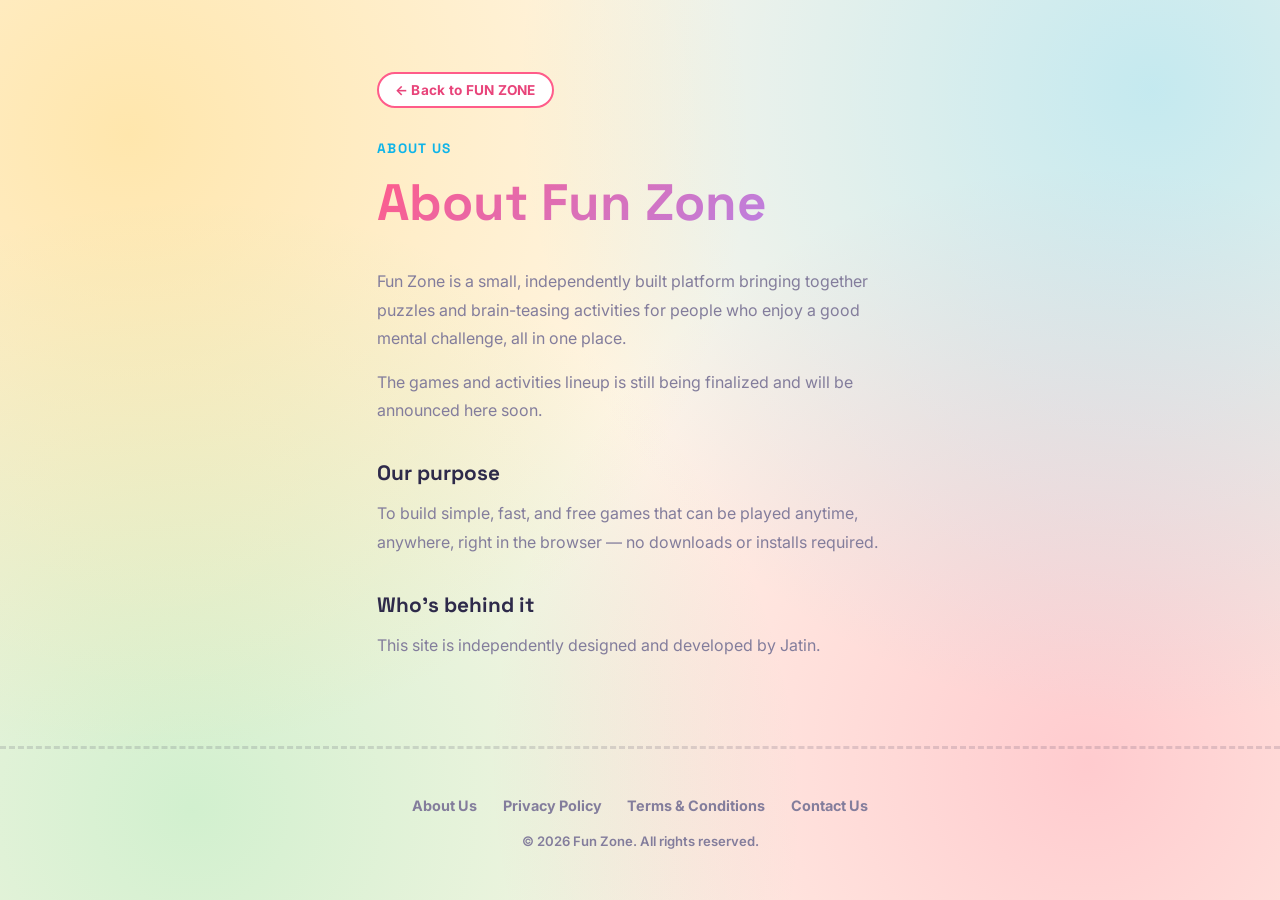
<file: about.html>
<!DOCTYPE html>
<html lang="en">
<head>
<meta charset="UTF-8">
<meta name="viewport" content="width=device-width, initial-scale=1.0">
<title>About Us — Fun Zone</title>
<link rel="preconnect" href="https://fonts.googleapis.com">
<link href="https://fonts.googleapis.com/css2?family=Space+Grotesk:wght@600;700&family=Inter:wght@400;500&family=JetBrains+Mono&display=swap" rel="stylesheet">
<link rel="stylesheet" href="style.css">
</head>
<body>
<canvas id="bg-canvas"></canvas>
<div class="grain"></div>

<div class="page-wrap">
  <a href="index.html" class="page-back">← Back to FUN ZONE</a>
  <p class="page-eyebrow">ABOUT US</p>
  <h1 class="page-title">About Fun Zone</h1>
  <div class="page-body">
    <p>Fun Zone is a small, independently built platform bringing together puzzles and brain-teasing activities for people who enjoy a good mental challenge, all in one place.</p>
    <p>The games and activities lineup is still being finalized and will be announced here soon.</p>
    <h2>Our purpose</h2>
    <p>To build simple, fast, and free games that can be played anytime, anywhere, right in the browser — no downloads or installs required.</p>
    <h2>Who's behind it</h2>
    <p>This site is independently designed and developed by Jatin.</p>
  </div>
</div>

<footer class="site-footer">
  <nav class="footer-links">
    <a href="about.html">About Us</a>
    <a href="privacy.html">Privacy Policy</a>
    <a href="terms.html">Terms &amp; Conditions</a>
    <a href="contact.html">Contact Us</a>
  </nav>
  <p class="footer-copy">© <span id="year"></span> Fun Zone. All rights reserved.</p>
</footer>

<script src="script.js"></script>
</body>
</html>
</file>
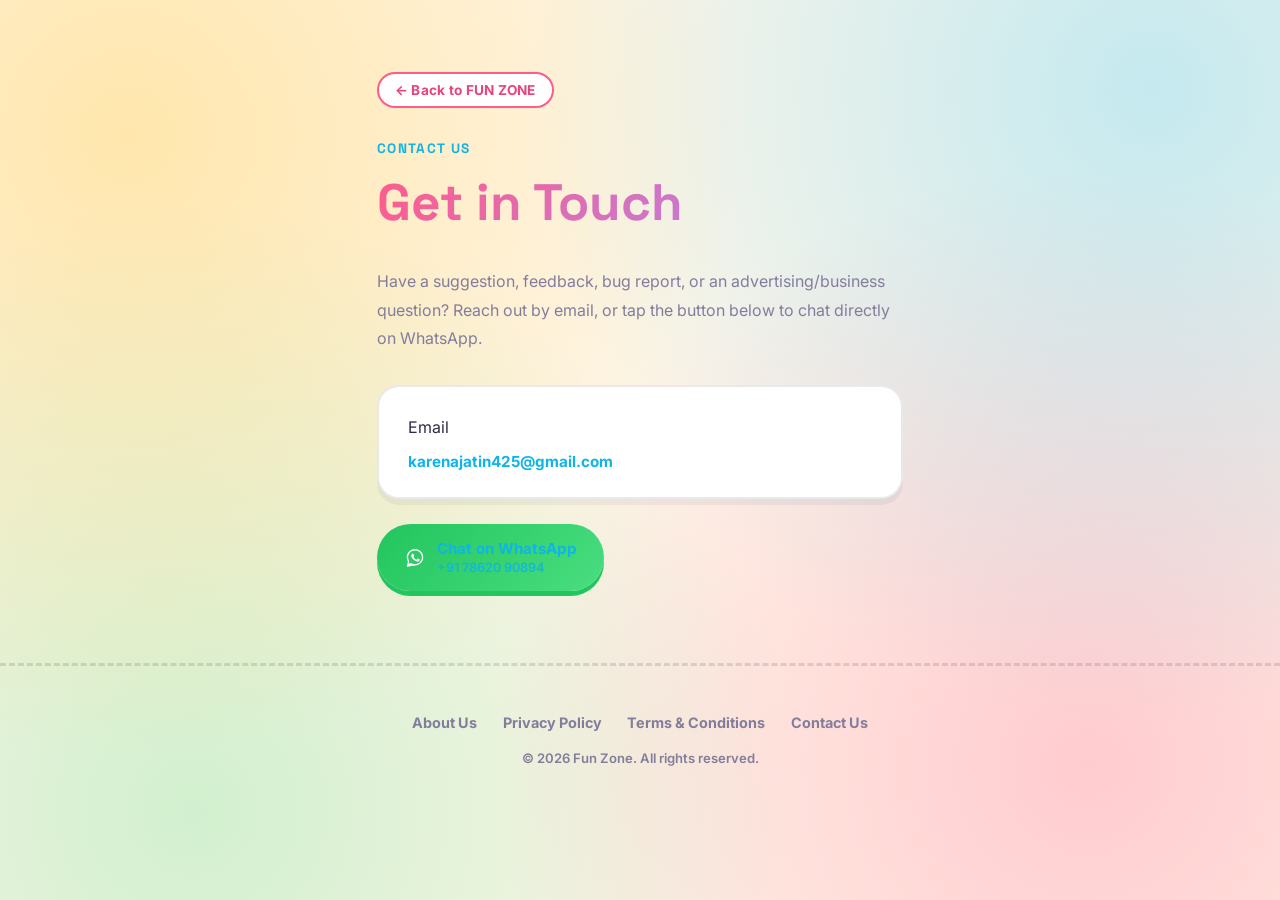
<file: contact.html>
<!DOCTYPE html>
<html lang="en">
<head>
<meta charset="UTF-8">
<meta name="viewport" content="width=device-width, initial-scale=1.0">
<title>Contact Us — Fun Zone</title>
<link rel="preconnect" href="https://fonts.googleapis.com">
<link href="https://fonts.googleapis.com/css2?family=Space+Grotesk:wght@600;700&family=Inter:wght@400;500&family=JetBrains+Mono&display=swap" rel="stylesheet">
<link rel="stylesheet" href="style.css">
</head>
<body>
<canvas id="bg-canvas"></canvas>
<div class="grain"></div>

<div class="page-wrap">
  <a href="index.html" class="page-back">← Back to FUN ZONE</a>
  <p class="page-eyebrow">CONTACT US</p>
  <h1 class="page-title">Get in Touch</h1>
  <div class="page-body">
    <p>Have a suggestion, feedback, bug report, or an advertising/business question? Reach out by email, or tap the button below to chat directly on WhatsApp.</p>

    <div class="contact-card">
      <p>Email</p>
      <a href="mailto:karenajatin425@gmail.com" class="contact-value">karenajatin425@gmail.com</a>
    </div>

    <a href="https://wa.me/917862090894" target="_blank" rel="noopener noreferrer" class="whatsapp-btn" aria-label="Chat on WhatsApp with +91 78620 90894">
      <svg viewBox="0 0 32 32" aria-hidden="true"><path d="M16.04 3C9.4 3 4 8.36 4 15c0 2.25.62 4.36 1.7 6.17L4 29l8.02-1.65A12.9 12.9 0 0 0 16.04 27C22.68 27 28 21.64 28 15S22.68 3 16.04 3Zm0 2c5.55 0 10 4.4 10 10s-4.45 10-10 10a9.9 9.9 0 0 1-5.06-1.38l-.36-.21-4.02.83.86-3.9-.24-.4A9.86 9.86 0 0 1 6 15c0-5.6 4.45-10 10.04-10Zm-3.6 4.9c-.2 0-.53.07-.8.37-.28.3-1.06 1.03-1.06 2.5 0 1.47 1.08 2.9 1.24 3.1.15.2 2.1 3.3 5.2 4.5 2.58 1 3.1.8 3.66.75.56-.05 1.8-.73 2.06-1.44.25-.7.25-1.3.18-1.44-.08-.13-.28-.2-.58-.36-.3-.15-1.8-.9-2.08-1-.28-.1-.48-.15-.68.15-.2.3-.78 1-.96 1.2-.18.2-.35.23-.65.08-.3-.15-1.28-.48-2.44-1.53-.9-.8-1.5-1.8-1.68-2.1-.18-.3-.02-.46.13-.6.13-.13.3-.35.44-.53.15-.18.2-.3.3-.5.1-.2.05-.38-.02-.53-.08-.15-.66-1.65-.93-2.25-.24-.56-.5-.5-.68-.5Z"/></svg>
      <span class="whatsapp-text">
        <span class="whatsapp-label">Chat on WhatsApp</span>
        <span class="whatsapp-number">+91 78620 90894</span>
      </span>
    </a>
  </div>
</div>

<footer class="site-footer">
  <nav class="footer-links">
    <a href="about.html">About Us</a>
    <a href="privacy.html">Privacy Policy</a>
    <a href="terms.html">Terms &amp; Conditions</a>
    <a href="contact.html">Contact Us</a>
  </nav>
  <p class="footer-copy">© <span id="year"></span> Fun Zone. All rights reserved.</p>
</footer>

<script src="script.js"></script>
</body>
</html>
</file>
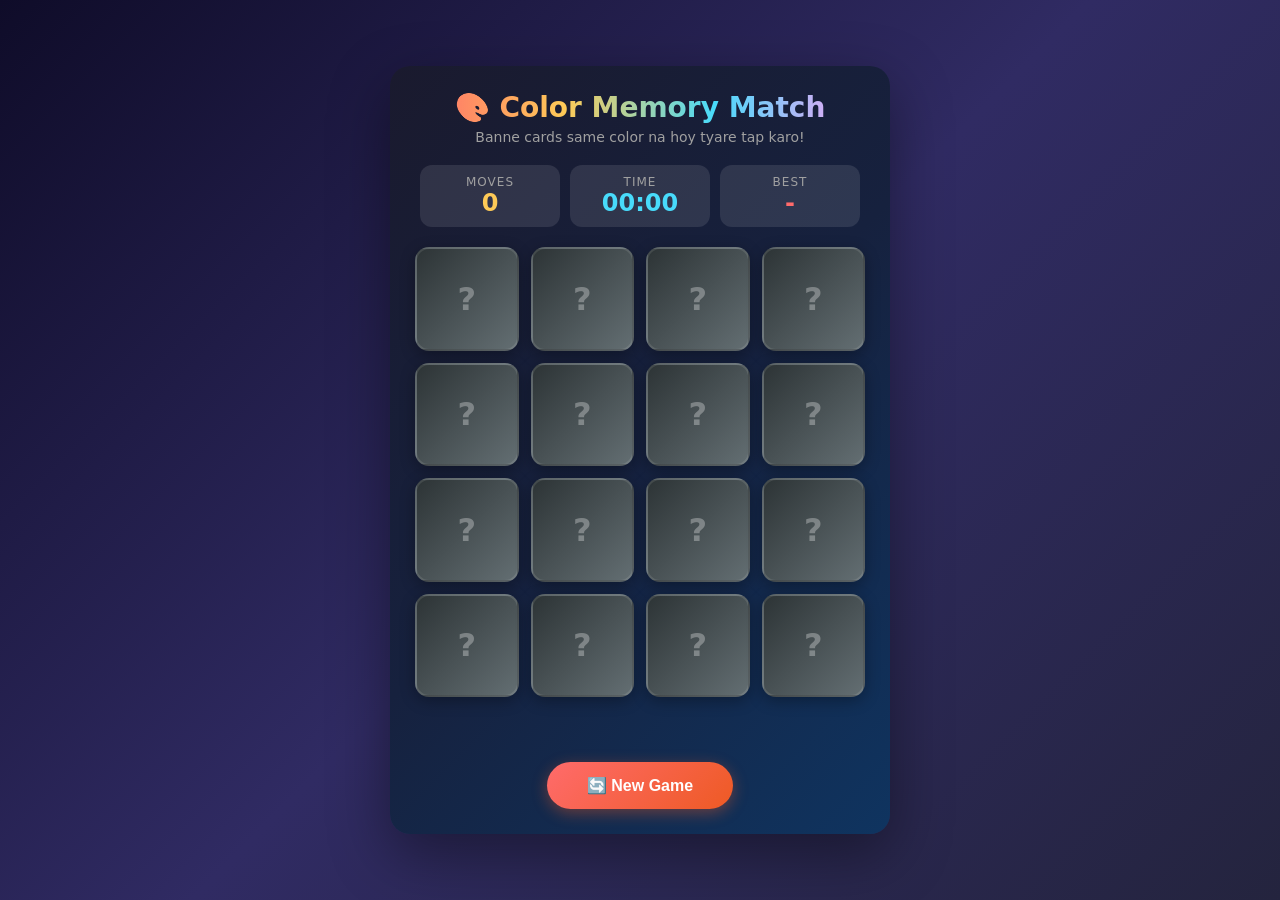
<file: mamory.html>
<!DOCTYPE html>
<html lang="gu">
<head>
  <meta charset="UTF-8">
  <meta name="viewport" content="width=device-width, initial-scale=1.0">
  <title>🎨 Color Memory Match</title>
  <style>
    * { margin: 0; padding: 0; box-sizing: border-box; }
    
    body {
      font-family: 'Segoe UI', system-ui, sans-serif;
      min-height: 100vh;
      display: flex;
      justify-content: center;
      align-items: center;
      background: linear-gradient(135deg, #0f0c29 0%, #302b63 50%, #24243e 100%);
      padding: 20px;
    }
    
    #game-container {
      max-width: 500px;
      width: 100%;
      padding: 25px;
      background: linear-gradient(135deg, #1a1a2e 0%, #16213e 50%, #0f3460 100%);
      border-radius: 20px;
      box-shadow: 0 20px 60px rgba(0,0,0,0.4);
      color: white;
      text-align: center;
    }
    
    h1 {
      margin: 0 0 5px 0;
      font-size: 28px;
      background: linear-gradient(90deg, #ff6b6b, #feca57, #48dbfb, #ff9ff3);
      -webkit-background-clip: text;
      -webkit-text-fill-color: transparent;
      background-clip: text;
    }
    
    .subtitle {
      margin: 0 0 20px 0;
      color: #a0a0a0;
      font-size: 14px;
    }
    
    .stats-bar {
      display: flex;
      justify-content: space-between;
      align-items: center;
      margin-bottom: 20px;
      padding: 0 5px;
      gap: 10px;
    }
    
    .stat-box {
      background: rgba(255,255,255,0.1);
      padding: 10px 15px;
      border-radius: 12px;
      flex: 1;
    }
    
    .stat-label {
      color: #a0a0a0;
      font-size: 12px;
      text-transform: uppercase;
      letter-spacing: 1px;
    }
    
    .stat-value {
      font-size: 24px;
      font-weight: bold;
    }
    
    #moves { color: #feca57; }
    #timer { color: #48dbfb; }
    #best { color: #ff6b6b; }
    
    #grid {
      display: grid;
      grid-template-columns: repeat(4, 1fr);
      gap: 12px;
      margin-bottom: 20px;
    }
    
    .card {
      aspect-ratio: 1;
      border-radius: 14px;
      cursor: pointer;
      position: relative;
      transform-style: preserve-3d;
      transition: transform 0.4s cubic-bezier(0.175, 0.885, 0.32, 1.275);
      box-shadow: 0 4px 15px rgba(0,0,0,0.3);
    }
    
    .card:hover {
      transform: translateY(-3px) scale(1.02);
      box-shadow: 0 8px 25px rgba(0,0,0,0.4);
    }
    
    .card.flipped {
      transform: rotateY(180deg);
    }
    
    .card.matched {
      animation: matchPop 0.6s ease forwards;
      pointer-events: none;
    }
    
    .card.shake {
      animation: shake 0.4s ease;
    }
    
    .card-front, .card-back {
      position: absolute;
      width: 100%;
      height: 100%;
      backface-visibility: hidden;
      border-radius: 14px;
      display: flex;
      align-items: center;
      justify-content: center;
    }
    
    .card-front {
      background: linear-gradient(135deg, #2d3436, #636e72);
      border: 2px solid rgba(255,255,255,0.1);
    }
    
    .card-front::after {
      content: '?';
      font-size: 32px;
      color: rgba(255,255,255,0.3);
      font-weight: bold;
    }
    
    .card-back {
      transform: rotateY(180deg);
      border: 2px solid rgba(255,255,255,0.2);
    }
    
    .card-back::after {
      content: '✓';
      color: rgba(255,255,255,0.5);
      font-size: 36px;
      font-weight: bold;
    }
    
    #message {
      min-height: 30px;
      font-size: 18px;
      font-weight: bold;
      color: #feca57;
      margin-bottom: 15px;
    }
    
    #restart-btn {
      background: linear-gradient(135deg, #ff6b6b, #ee5a24);
      color: white;
      border: none;
      padding: 14px 40px;
      font-size: 16px;
      border-radius: 30px;
      cursor: pointer;
      font-weight: bold;
      box-shadow: 0 4px 15px rgba(238,90,36,0.4);
      transition: transform 0.2s, box-shadow 0.2s;
    }
    
    #restart-btn:hover {
      transform: translateY(-2px);
      box-shadow: 0 6px 20px rgba(238,90,36,0.5);
    }
    
    #win-overlay {
      display: none;
      position: fixed;
      top: 0;
      left: 0;
      width: 100%;
      height: 100%;
      background: rgba(0,0,0,0.85);
      z-index: 100;
      justify-content: center;
      align-items: center;
      flex-direction: column;
      backdrop-filter: blur(5px);
    }
    
    .win-box {
      background: linear-gradient(135deg, #1a1a2e, #16213e);
      padding: 40px;
      border-radius: 24px;
      text-align: center;
      box-shadow: 0 20px 60px rgba(0,0,0,0.5);
      border: 1px solid rgba(255,255,255,0.1);
      max-width: 90%;
    }
    
    .win-emoji {
      font-size: 60px;
      margin-bottom: 10px;
    }
    
    .win-title {
      margin: 0 0 10px 0;
      font-size: 32px;
      background: linear-gradient(90deg, #feca57, #ff9ff3);
      -webkit-background-clip: text;
      -webkit-text-fill-color: transparent;
    }
    
    .win-subtitle {
      color: #a0a0a0;
      margin-bottom: 20px;
    }
    
    .win-stats {
      display: flex;
      gap: 20px;
      justify-content: center;
      margin-bottom: 25px;
    }
    
    .win-stat {
      background: rgba(255,255,255,0.05);
      padding: 15px 25px;
      border-radius: 12px;
    }
    
    .win-stat-label {
      color: #a0a0a0;
      font-size: 12px;
    }
    
    .win-stat-value {
      font-size: 28px;
      font-weight: bold;
    }
    
    #final-moves { color: #feca57; }
    #final-time { color: #48dbfb; }
    
    #play-again-btn {
      background: linear-gradient(135deg, #00d2d3, #54a0ff);
      color: white;
      border: none;
      padding: 14px 40px;
      font-size: 16px;
      border-radius: 30px;
      cursor: pointer;
      font-weight: bold;
      transition: transform 0.2s;
    }
    
    #play-again-btn:hover {
      transform: translateY(-2px);
    }
    
    /* Animations */
    @keyframes matchPop {
      0% { transform: scale(1) rotateY(180deg); }
      50% { transform: scale(1.2) rotateY(180deg); }
      100% { transform: scale(1) rotateY(180deg); opacity: 0; }
    }
    
    @keyframes shake {
      0%, 100% { transform: translateX(0); }
      25% { transform: translateX(-5px); }
      75% { transform: translateX(5px); }
    }
    
    @keyframes fall {
      to { transform: translateY(100vh) rotate(720deg); opacity: 0; }
    }
    
    .confetti {
      position: absolute;
      width: 10px;
      height: 10px;
      border-radius: 50%;
    }
  </style>
</head>
<body>

<div id="game-container">
  <h1>🎨 Color Memory Match</h1>
  <p class="subtitle">Banne cards same color na hoy tyare tap karo!</p>
  
  <div class="stats-bar">
    <div class="stat-box">
      <div class="stat-label">Moves</div>
      <div class="stat-value" id="moves">0</div>
    </div>
    <div class="stat-box">
      <div class="stat-label">Time</div>
      <div class="stat-value" id="timer">00:00</div>
    </div>
    <div class="stat-box">
      <div class="stat-label">Best</div>
      <div class="stat-value" id="best">-</div>
    </div>
  </div>

  <div id="grid"></div>

  <div id="message"></div>

  <button id="restart-btn" onclick="restartGame()">🔄 New Game</button>
</div>

<div id="win-overlay">
  <div class="win-box">
    <div class="win-emoji">🎉</div>
    <h2 class="win-title">Excellent!</h2>
    <p class="win-subtitle">Tame game jitigaya!</p>
    <div class="win-stats">
      <div class="win-stat">
        <div class="win-stat-label">Moves</div>
        <div class="win-stat-value" id="final-moves">0</div>
      </div>
      <div class="win-stat">
        <div class="win-stat-label">Time</div>
        <div class="win-stat-value" id="final-time">00:00</div>
      </div>
    </div>
    <button id="play-again-btn" onclick="restartGame(); document.getElementById('win-overlay').style.display='none';">
      Play Again 🎯
    </button>
  </div>
</div>

<script>
  const colors = [
    '#ff6b6b', '#feca57', '#48dbfb', '#ff9ff3',
    '#54a0ff', '#5f27cd', '#00d2d3', '#1dd1a1'
  ];
  
  let cards = [];
  let flippedCards = [];
  let matchedPairs = 0;
  let moves = 0;
  let timerInterval;
  let seconds = 0;
  let isLocked = false;
  let bestScore = localStorage.getItem('colorMemoryBest') || '-';

  function formatTime(sec) {
    const m = Math.floor(sec / 60).toString().padStart(2, '0');
    const s = (sec % 60).toString().padStart(2, '0');
    return `${m}:${s}`;
  }

  function shuffle(array) {
    for (let i = array.length - 1; i > 0; i--) {
      const j = Math.floor(Math.random() * (i + 1));
      [array[i], array[j]] = [array[j], array[i]];
    }
    return array;
  }

  function createCard(color, index) {
    const card = document.createElement('div');
    card.className = 'card';
    card.dataset.index = index;
    card.dataset.color = color;
    card.innerHTML = `
      <div class="card-front"></div>
      <div class="card-back" style="background: linear-gradient(135deg, ${color}, ${color}dd);"></div>
    `;
    card.addEventListener('click', () => flipCard(card));
    return card;
  }

  function flipCard(card) {
    if (isLocked || card.classList.contains('flipped') || card.classList.contains('matched')) return;
    
    card.classList.add('flipped');
    flippedCards.push(card);
    
    if (flippedCards.length === 2) {
      moves++;
      document.getElementById('moves').textContent = moves;
      checkMatch();
    }
  }

  function checkMatch() {
    isLocked = true;
    const [card1, card2] = flippedCards;
    const match = card1.dataset.color === card2.dataset.color;
    
    if (match) {
      setTimeout(() => {
        card1.classList.add('matched');
        card2.classList.add('matched');
        matchedPairs++;
        flippedCards = [];
        isLocked = false;
        
        if (matchedPairs === 8) {
          clearInterval(timerInterval);
          showWin();
        }
      }, 400);
    } else {
      setTimeout(() => {
        card1.classList.add('shake');
        card2.classList.add('shake');
      }, 400);
      
      setTimeout(() => {
        card1.classList.remove('flipped', 'shake');
        card2.classList.remove('flipped', 'shake');
        flippedCards = [];
        isLocked = false;
      }, 1000);
    }
  }

  function showWin() {
    const timeStr = formatTime(seconds);
    document.getElementById('final-moves').textContent = moves;
    document.getElementById('final-time').textContent = timeStr;
    
    const currentScore = moves * 100 + seconds;
    const bestNum = bestScore !== '-' ? parseInt(bestScore) : Infinity;
    
    if (bestScore === '-' || currentScore < bestNum) {
      bestScore = currentScore;
      localStorage.setItem('colorMemoryBest', bestScore);
      document.getElementById('best').textContent = moves;
    }
    
    setTimeout(() => {
      document.getElementById('win-overlay').style.display = 'flex';
      createConfetti();
    }, 600);
  }

  function createConfetti() {
    const overlay = document.getElementById('win-overlay');
    for (let i = 0; i < 50; i++) {
      const confetti = document.createElement('div');
      confetti.className = 'confetti';
      confetti.style.background = colors[Math.floor(Math.random() * colors.length)];
      confetti.style.left = Math.random() * 100 + '%';
      confetti.style.top = '-10px';
      confetti.style.animation = `fall ${2 + Math.random() * 3}s linear forwards`;
      confetti.style.animationDelay = Math.random() * 2 + 's';
      overlay.appendChild(confetti);
    }
  }

  function restartGame() {
    clearInterval(timerInterval);
    seconds = 0;
    moves = 0;
    matchedPairs = 0;
    flippedCards = [];
    isLocked = false;
    
    document.getElementById('moves').textContent = '0';
    document.getElementById('timer').textContent = '00:00';
    document.getElementById('message').textContent = '';
    document.getElementById('best').textContent = bestScore !== '-' ? bestScore : '-';
    
    // Remove old confetti
    const oldConfetti = document.querySelectorAll('.confetti');
    oldConfetti.forEach(c => c.remove());
    
    const grid = document.getElementById('grid');
    grid.innerHTML = '';
    
    cards = shuffle([...colors, ...colors]);
    cards.forEach((color, index) => {
      grid.appendChild(createCard(color, index));
    });
    
    timerInterval = setInterval(() => {
      seconds++;
      document.getElementById('timer').textContent = formatTime(seconds);
    }, 1000);
  }

  // Start game on load
  restartGame();
</script>

</body>
</html>
</file>
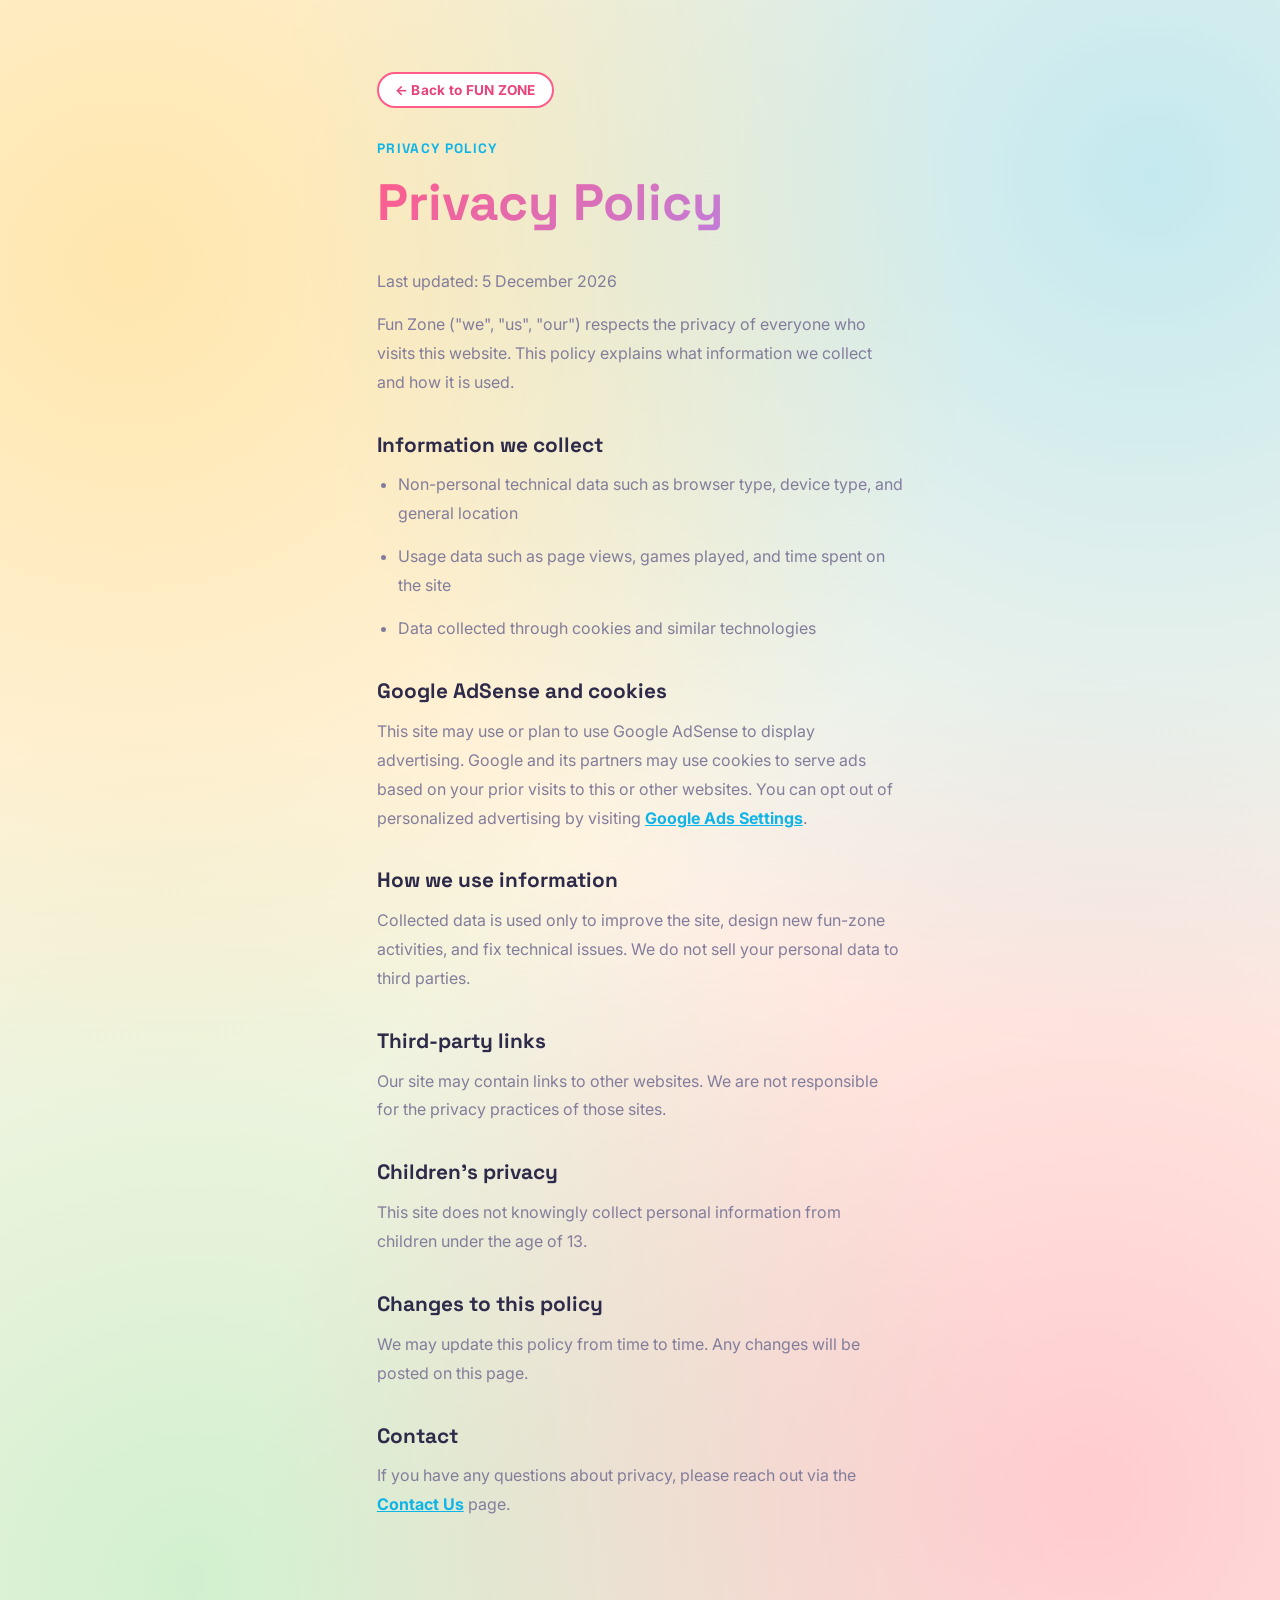
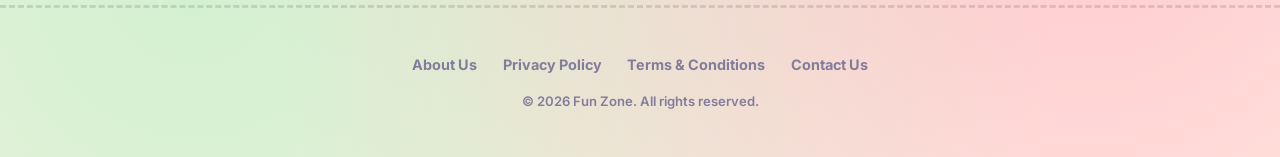
<file: privacy.html>
<!DOCTYPE html>
<html lang="en">
<head>
<meta charset="UTF-8">
<meta name="viewport" content="width=device-width, initial-scale=1.0">
<title>Privacy Policy — Fun Zone</title>
<link rel="preconnect" href="https://fonts.googleapis.com">
<link href="https://fonts.googleapis.com/css2?family=Space+Grotesk:wght@600;700&family=Inter:wght@400;500&family=JetBrains+Mono&display=swap" rel="stylesheet">
<link rel="stylesheet" href="style.css">
</head>
<body>
<canvas id="bg-canvas"></canvas>
<div class="grain"></div>

<div class="page-wrap">
  <a href="index.html" class="page-back">← Back to FUN ZONE</a>
  <p class="page-eyebrow">PRIVACY POLICY</p>
  <h1 class="page-title">Privacy Policy</h1>
  <div class="page-body">
    <p>Last updated: <span id="update-date"></span></p>
    <p>Fun Zone ("we", "us", "our") respects the privacy of everyone who visits this website. This policy explains what information we collect and how it is used.</p>

    <h2>Information we collect</h2>
    <ul>
      <li>Non-personal technical data such as browser type, device type, and general location</li>
      <li>Usage data such as page views, games played, and time spent on the site</li>
      <li>Data collected through cookies and similar technologies</li>
    </ul>

    <h2>Google AdSense and cookies</h2>
    <p>This site may use or plan to use Google AdSense to display advertising. Google and its partners may use cookies to serve ads based on your prior visits to this or other websites. You can opt out of personalized advertising by visiting <a href="https://adssettings.google.com" target="_blank" rel="noopener">Google Ads Settings</a>.</p>

    <h2>How we use information</h2>
    <p>Collected data is used only to improve the site, design new fun-zone activities, and fix technical issues. We do not sell your personal data to third parties.</p>

    <h2>Third-party links</h2>
    <p>Our site may contain links to other websites. We are not responsible for the privacy practices of those sites.</p>

    <h2>Children's privacy</h2>
    <p>This site does not knowingly collect personal information from children under the age of 13.</p>

    <h2>Changes to this policy</h2>
    <p>We may update this policy from time to time. Any changes will be posted on this page.</p>

    <h2>Contact</h2>
    <p>If you have any questions about privacy, please reach out via the <a href="contact.html">Contact Us</a> page.</p>
  </div>
</div>

<footer class="site-footer">
  <nav class="footer-links">
    <a href="about.html">About Us</a>
    <a href="privacy.html">Privacy Policy</a>
    <a href="terms.html">Terms &amp; Conditions</a>
    <a href="contact.html">Contact Us</a>
  </nav>
  <p class="footer-copy">© <span id="year"></span> Fun Zone. All rights reserved.</p>
</footer>

<script src="script.js"></script>
<script>
  document.getElementById('update-date').textContent = new Date().toLocaleDateString('en-GB', { year:'numeric', month:'long', day:'numeric' });
</script>
</body>
</html>
</file>
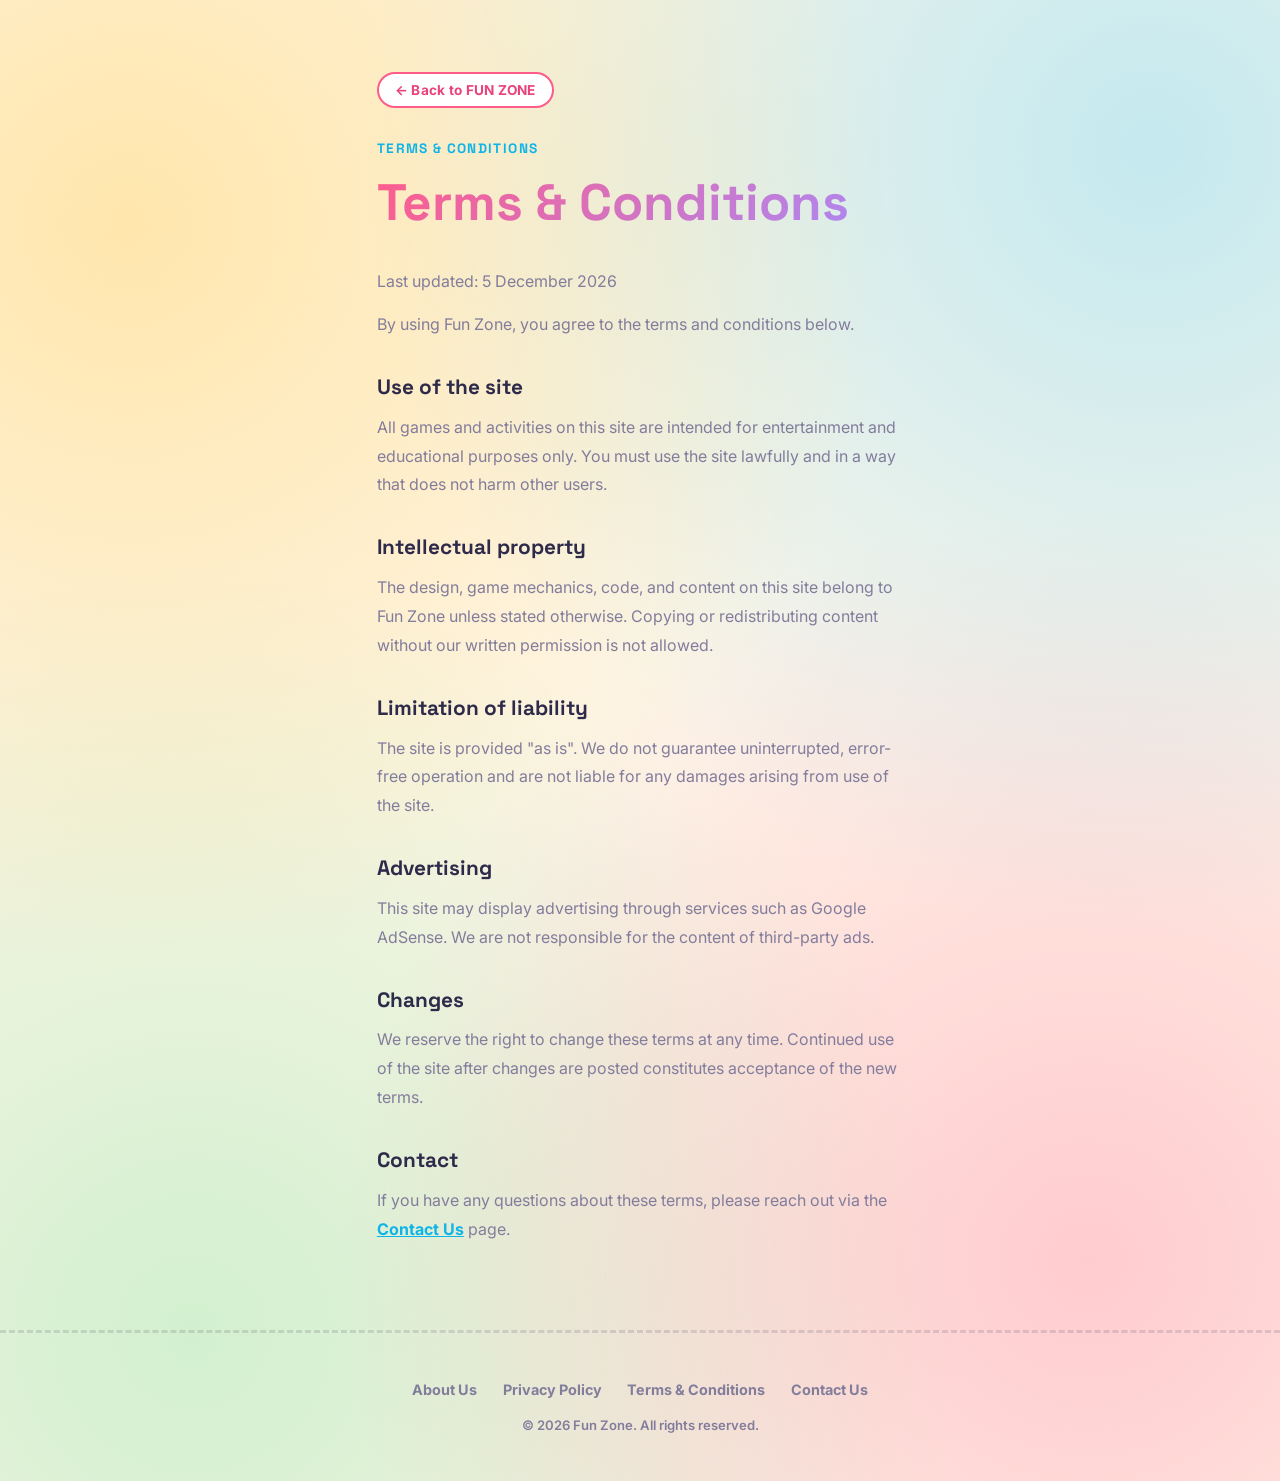
<file: terms.html>
<!DOCTYPE html>
<html lang="en">
<head>
<meta charset="UTF-8">
<meta name="viewport" content="width=device-width, initial-scale=1.0">
<title>Terms &amp; Conditions — Fun Zone</title>
<link rel="preconnect" href="https://fonts.googleapis.com">
<link href="https://fonts.googleapis.com/css2?family=Space+Grotesk:wght@600;700&family=Inter:wght@400;500&family=JetBrains+Mono&display=swap" rel="stylesheet">
<link rel="stylesheet" href="style.css">
</head>
<body>
<canvas id="bg-canvas"></canvas>
<div class="grain"></div>

<div class="page-wrap">
  <a href="index.html" class="page-back">← Back to FUN ZONE</a>
  <p class="page-eyebrow">TERMS &amp; CONDITIONS</p>
  <h1 class="page-title">Terms &amp; Conditions</h1>
  <div class="page-body">
    <p>Last updated: <span id="update-date"></span></p>
    <p>By using Fun Zone, you agree to the terms and conditions below.</p>

    <h2>Use of the site</h2>
    <p>All games and activities on this site are intended for entertainment and educational purposes only. You must use the site lawfully and in a way that does not harm other users.</p>

    <h2>Intellectual property</h2>
    <p>The design, game mechanics, code, and content on this site belong to Fun Zone unless stated otherwise. Copying or redistributing content without our written permission is not allowed.</p>

    <h2>Limitation of liability</h2>
    <p>The site is provided "as is". We do not guarantee uninterrupted, error-free operation and are not liable for any damages arising from use of the site.</p>

    <h2>Advertising</h2>
    <p>This site may display advertising through services such as Google AdSense. We are not responsible for the content of third-party ads.</p>

    <h2>Changes</h2>
    <p>We reserve the right to change these terms at any time. Continued use of the site after changes are posted constitutes acceptance of the new terms.</p>

    <h2>Contact</h2>
    <p>If you have any questions about these terms, please reach out via the <a href="contact.html">Contact Us</a> page.</p>
  </div>
</div>

<footer class="site-footer">
  <nav class="footer-links">
    <a href="about.html">About Us</a>
    <a href="privacy.html">Privacy Policy</a>
    <a href="terms.html">Terms &amp; Conditions</a>
    <a href="contact.html">Contact Us</a>
  </nav>
  <p class="footer-copy">© <span id="year"></span> Fun Zone. All rights reserved.</p>
</footer>

<script src="script.js"></script>
<script>
  document.getElementById('update-date').textContent = new Date().toLocaleDateString('en-GB', { year:'numeric', month:'long', day:'numeric' });
</script>
</body>
</html>
</file>
<file: style.css>
:root{
  --bg: #FFF6E9;
  --bg-soft: #FFEFD6;
  --surface: #FFFFFF;
  --pink: #FF5C8A;
  --pink-deep: #E8447A;
  --yellow: #FFC93C;
  --yellow-deep: #FFB800;
  --blue: #3DCCFF;
  --blue-deep: #0FB4E8;
  --green: #4ADE80;
  --green-deep: #22C55E;
  --purple: #A78BFA;
  --purple-deep: #8B5CF6;
  --ink: #2E2A4A;
  --muted: #837D9C;
  --radius: 22px;
  --display: 'Baloo 2', 'Space Grotesk', sans-serif;
  --body: 'Nunito', 'Inter', sans-serif;
  --mono: 'JetBrains Mono', monospace;
}

*{margin:0;padding:0;box-sizing:border-box;}

html{scroll-behavior:smooth;}

body{
  background:
    radial-gradient(circle at 10% 15%, rgba(255,201,60,.35) 0, transparent 45%),
    radial-gradient(circle at 90% 10%, rgba(61,204,255,.30) 0, transparent 45%),
    radial-gradient(circle at 85% 85%, rgba(255,92,138,.28) 0, transparent 45%),
    radial-gradient(circle at 15% 90%, rgba(74,222,128,.25) 0, transparent 45%),
    var(--bg);
  color:var(--ink);
  font-family:var(--body);
  overflow-x:hidden;
  position:relative;
  min-height:100vh;
}

/* floaty background blobs / shapes instead of grid+scanline+grain */
#bg-canvas{display:none;}
.scanline{display:none;}
.grain{display:none;}

.bg-shape{
  position:fixed;
  border-radius:50%;
  filter:blur(2px);
  opacity:.55;
  z-index:0;
  pointer-events:none;
  animation:floaty 8s ease-in-out infinite;
}

@keyframes floaty{
  0%,100%{ transform:translateY(0) rotate(0deg); }
  50%{ transform:translateY(-22px) rotate(8deg); }
}

/* ---------- HERO ---------- */
.hero{
  position:relative;
  z-index:2;
  display:flex;
  flex-direction:column;
  align-items:center;
  justify-content:flex-start;
  text-align:center;
  padding:1.2rem 6vw 3vh;
}

.hero-inner{max-width:900px;}

.eyebrow{
  display:inline-block;
  font-family:var(--display);
  font-size:clamp(.85rem, 2vw, 1.05rem);
  font-weight:700;
  letter-spacing:.06em;
  color:var(--pink-deep);
  margin-bottom:1.6rem;
  text-transform:uppercase;
  text-align:center;
  background:#fff;
  padding:.5rem 1.2rem;
  border-radius:999px;
  border:2px solid var(--pink);
  box-shadow:0 4px 0 var(--pink);
  animation:popIn .6s ease-out both;
}

.title{
  position:relative;
  font-family:var(--display);
  font-weight:800;
  font-size:clamp(3rem, 13vw, 7.5rem);
  letter-spacing:.01em;
  line-height:1;
  text-transform:uppercase;
  background:linear-gradient(135deg, var(--pink) 0%, var(--yellow) 35%, var(--blue) 70%, var(--purple) 100%);
  -webkit-background-clip:text;
  background-clip:text;
  color:transparent;
  animation:popIn .7s .15s ease-out both, wiggle 4.5s 1s ease-in-out infinite;
  filter:drop-shadow(0 6px 0 rgba(46,42,74,.12));
}

.title::before,
.title::after{ content:none; }

.title-bar{
  display:flex;
  gap:.5rem;
  width:min(260px, 60vw);
  height:14px;
  margin:1.8rem auto 0;
  align-items:center;
  justify-content:center;
}
.title-bar::before,
.title-bar::after,
.title-bar{
  border-radius:999px;
}
.title-bar{
  background:none;
}
.title-bar::before{
  content:"";
  display:block;
  width:100%;
  height:8px;
  border-radius:999px;
  background:linear-gradient(90deg, var(--pink), var(--yellow), var(--blue), var(--green));
  animation:barIn .6s .5s ease-out both;
  transform-origin:center;
}

@keyframes popIn{
  0%{ opacity:0; transform:translateY(18px) scale(.92); }
  100%{ opacity:1; transform:translateY(0) scale(1); }
}

@keyframes wiggle{
  0%,92%,100%{ transform:rotate(0deg); }
  94%{ transform:rotate(-1.2deg); }
  96%{ transform:rotate(1.2deg); }
  98%{ transform:rotate(-0.6deg); }
}

@keyframes barIn{
  0%{ transform:scaleX(0); }
  100%{ transform:scaleX(1); }
}

@keyframes fadeUp{
  from{opacity:0; transform:translateY(16px);}
  to{opacity:1; transform:translateY(0);}
}

/* ---------- GAME SLOTS ---------- */
.game-grid{
  position:relative;
  z-index:2;
  max-width:1080px;
  margin:0 auto;
  padding:2vh 6vw 8vh;
  display:grid;
  grid-template-columns:repeat(auto-fit, minmax(280px, 1fr));
  gap:1.8rem;
}

.game-slot{
  all:unset;
  cursor:pointer;
  position:relative;
  aspect-ratio:16/9;
  border-radius:var(--radius);
  background:var(--surface);
  display:flex;
  align-items:center;
  justify-content:center;
  opacity:0;
  transform:translateY(24px) scale(.96);
  transition:opacity .6s ease, transform .3s cubic-bezier(.34,1.56,.64,1), box-shadow .3s ease;
  overflow:hidden;
  border:3px solid hsl(var(--slot-hue) 85% 60%);
  box-shadow:0 6px 0 hsl(var(--slot-hue) 75% 50%), 0 10px 20px rgba(46,42,74,.10);
}
.game-slot.in-view{opacity:1; transform:translateY(0) scale(1);}

.game-slot:hover,
.game-slot:focus-visible{
  transform:translateY(-6px) scale(1.02);
  box-shadow:0 12px 0 hsl(var(--slot-hue) 75% 50%), 0 18px 26px rgba(46,42,74,.16);
}
.game-slot:active{
  transform:translateY(-1px) scale(.99);
  box-shadow:0 3px 0 hsl(var(--slot-hue) 75% 50%);
}
.game-slot:focus-visible{outline:3px dashed hsl(var(--slot-hue) 85% 55%); outline-offset:4px;}

.slot-frame{ display:none; }

.slot-img{
  position:relative;
  z-index:1;
  width:100%;
  height:100%;
  display:flex;
  flex-direction:column;
  align-items:center;
  justify-content:center;
  gap:.5rem;
  background:linear-gradient(160deg, hsl(var(--slot-hue) 90% 92%), hsl(var(--slot-hue) 90% 85%));
}

.slot-num{
  font-family:var(--display);
  font-size:2.4rem;
  font-weight:800;
  color:hsl(var(--slot-hue) 70% 40%);
  transition:transform .35s cubic-bezier(.34,1.56,.64,1);
}
.game-slot:hover .slot-num{transform:scale(1.15) rotate(-4deg);}

.slot-hint{
  font-family:var(--body);
  font-weight:700;
  font-size:.78rem;
  letter-spacing:.03em;
  color:hsl(var(--slot-hue) 55% 40%);
  padding:0 .8rem;
  text-align:center;
}

.slot-title{
  position:absolute;
  z-index:2;
  bottom:0;
  left:0;
  right:0;
  padding:.7rem .9rem .8rem;
  font-family:var(--display);
  font-size:1.15rem;
  font-weight:700;
  letter-spacing:.02em;
  text-align:center;
  color:#fff;
  background:linear-gradient(0deg, hsl(var(--slot-hue) 70% 45%) 0%, hsl(var(--slot-hue) 70% 45% / 0) 100%);
}

/* ---------- AD SECTION ---------- */
.ad-section{
  position:relative;
  z-index:2;
  max-width:1080px;
  margin:0 auto;
  padding:0 6vw 5vh;
}
.ad-slot{
  position:relative;
  aspect-ratio:16/9;
  min-height:130px;
  border-radius:18px;
  overflow:hidden;
  border:3px dashed var(--yellow-deep);
  background:repeating-linear-gradient(135deg, rgba(255,201,60,.12) 0 10px, transparent 10px 20px), #fff;
  display:flex;
  align-items:center;
  justify-content:center;
  box-shadow:0 6px 0 var(--yellow), 0 10px 18px rgba(46,42,74,.08);
}
.ad-corner{
  position:absolute;
  width:18px;
  height:18px;
  border:3px solid var(--yellow-deep);
  z-index:2;
  border-radius:4px;
}
.ad-corner.tl{top:6px; left:6px; border-right:none; border-bottom:none;}
.ad-corner.tr{top:6px; right:6px; border-left:none; border-bottom:none;}
.ad-corner.bl{bottom:6px; left:6px; border-right:none; border-top:none;}
.ad-corner.br{bottom:6px; right:6px; border-left:none; border-top:none;}
.ad-placeholder{
  font-family:var(--display);
  font-weight:700;
  font-size:.9rem;
  letter-spacing:.15em;
  color:var(--yellow-deep);
}

.ad-slideshow{
  position:relative;
  width:100%;
  height:100%;
}
.ad-slide{
  position:absolute;
  inset:0;
  width:100%;
  height:100%;
  object-fit:cover;
  opacity:0;
  transition:opacity 1s ease;
}
.ad-slide.active{
  opacity:1;
}

/* ---------- FOOTER ---------- */
.site-footer{
  position:relative;
  z-index:2;
  border-top:3px dashed rgba(46,42,74,.15);
  padding:3rem 6vw 3rem;
  display:flex;
  flex-direction:column;
  align-items:center;
  gap:1.2rem;
  text-align:center;
}
.footer-links{
  display:flex;
  flex-wrap:wrap;
  justify-content:center;
  gap:1.6rem;
}
.footer-links a{
  color:var(--muted);
  text-decoration:none;
  font-weight:700;
  font-size:.9rem;
  transition:color .2s ease, transform .2s ease;
  display:inline-block;
}
.footer-links a:hover{color:var(--pink-deep); transform:translateY(-2px);}
.footer-copy{
  font-size:.82rem;
  color:var(--muted);
  font-weight:600;
}

/* ---------- STATIC INFO PAGES ---------- */
.page-wrap{
  position:relative;
  z-index:2;
  max-width:680px;
  margin:0 auto;
  padding:8vh 6vw 8vh;
}
.page-back{
  display:inline-flex;
  align-items:center;
  gap:.5rem;
  font-family:var(--body);
  font-weight:700;
  font-size:.85rem;
  letter-spacing:.02em;
  color:var(--pink-deep);
  text-decoration:none;
  margin-bottom:2rem;
  background:#fff;
  padding:.5rem 1rem;
  border-radius:999px;
  border:2px solid var(--pink);
  transition:transform .2s ease;
}
.page-back:hover{transform:translateX(-4px);}
.page-eyebrow{
  font-family:var(--display);
  font-weight:700;
  letter-spacing:.1em;
  font-size:.85rem;
  color:var(--blue-deep);
  margin-bottom:.8rem;
  text-transform:uppercase;
}
.page-title{
  font-family:var(--display);
  font-weight:800;
  font-size:clamp(2.2rem, 6vw, 3.2rem);
  margin-bottom:2rem;
  background:linear-gradient(135deg, var(--pink), var(--purple));
  -webkit-background-clip:text;
  background-clip:text;
  color:transparent;
}
.page-body h2{
  font-family:var(--display);
  font-weight:700;
  font-size:1.3rem;
  margin:2.2rem 0 .8rem;
  color:var(--ink);
}
.page-body p, .page-body li{
  color:var(--muted);
  line-height:1.8;
  font-size:1rem;
  margin-bottom:.9rem;
}
.page-body ul{padding-left:1.3rem;}
.page-body a{color:var(--blue-deep); font-weight:700;}
.contact-card{
  margin-top:2rem;
  background:#fff;
  border:2px solid rgba(46,42,74,.10);
  border-radius:var(--radius);
  padding:1.6rem 1.8rem;
  box-shadow:0 6px 0 rgba(46,42,74,.06);
}
.contact-card p{margin-bottom:.6rem; color:var(--ink);}
.contact-value{
  color:var(--blue-deep);
  font-weight:700;
  font-size:.95rem;
  text-decoration:none;
}
.contact-value:hover, .contact-value:focus-visible{text-decoration:underline;}

.whatsapp-btn{
  display:inline-flex;
  align-items:center;
  gap:.7rem;
  margin-top:1.6rem;
  padding:.9rem 1.7rem;
  border-radius:999px;
  background:linear-gradient(135deg, var(--green-deep), var(--green));
  color:#fff;
  text-decoration:none;
  font-family:var(--body);
  font-weight:800;
  font-size:.95rem;
  box-shadow:0 5px 0 var(--green-deep);
  transition:transform .2s ease, box-shadow .2s ease;
}
.whatsapp-btn:hover, .whatsapp-btn:focus-visible{
  transform:translateY(-3px);
  box-shadow:0 8px 0 var(--green-deep);
}
.whatsapp-btn:active{ transform:translateY(0); box-shadow:0 2px 0 var(--green-deep); }
.whatsapp-btn svg{width:22px; height:22px; fill:#fff; flex-shrink:0;}
.whatsapp-text{
  display:flex;
  flex-direction:column;
  align-items:flex-start;
  line-height:1.35;
}
.whatsapp-number{
  font-family:var(--body);
  font-weight:600;
  font-size:.8rem;
  opacity:.9;
}

/* ---------- REDUCED MOTION ---------- */
@media (prefers-reduced-motion: reduce){
  *, *::before, *::after{
    animation-duration:.001ms !important;
    animation-iteration-count:1 !important;
    transition-duration:.001ms !important;
    scroll-behavior:auto !important;
  }
}

@media (max-width:700px){
  .game-grid{grid-template-columns:1fr;}
  .bg-shape{display:none;}
}
</file>
